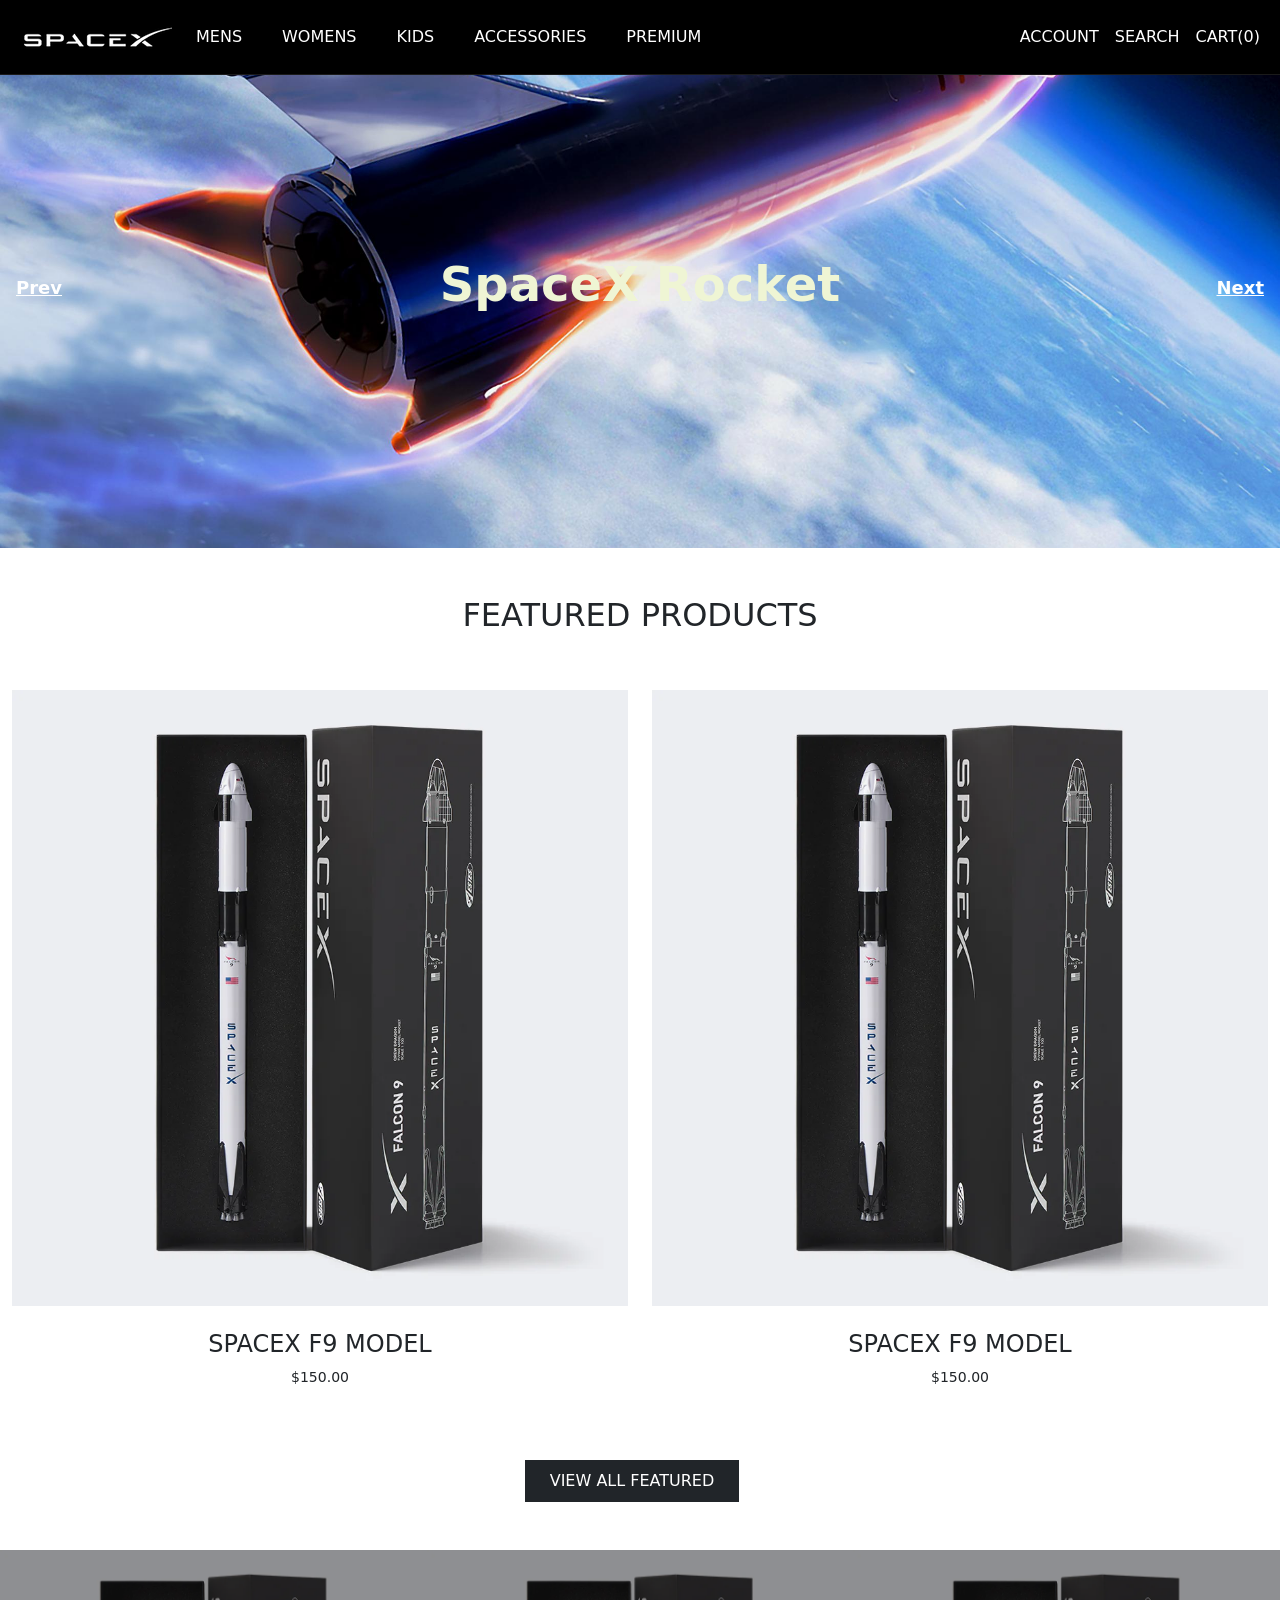
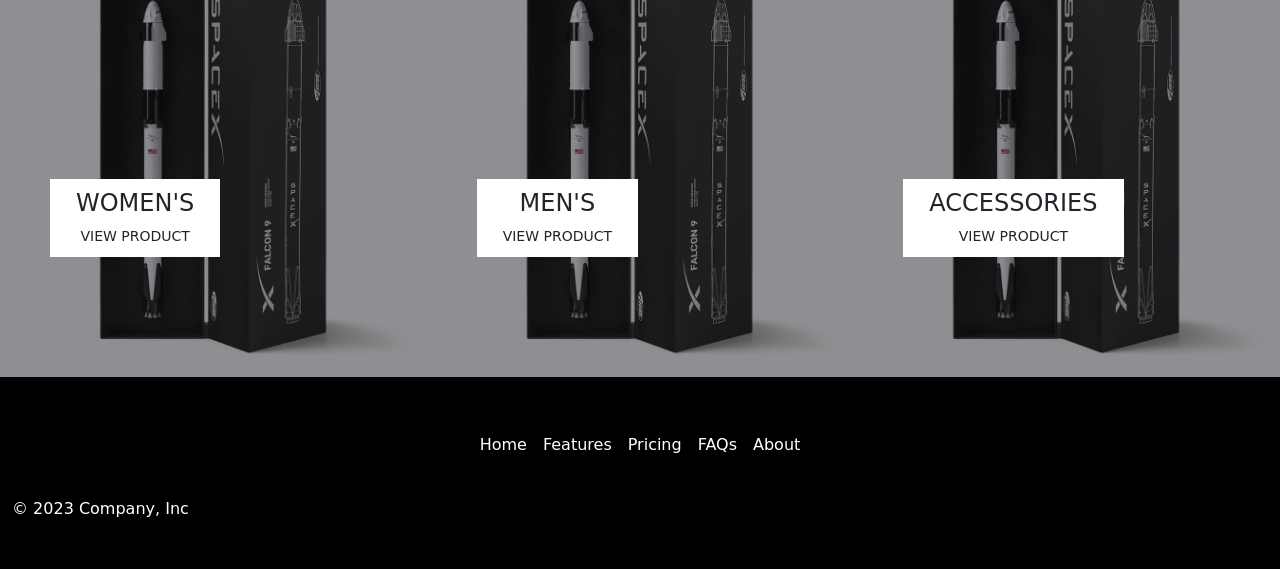
<file: index.html>
<!DOCTYPE html>
<html lang="en" data-bs-theme="auto">
  <head>
    <meta charset="utf-8" />
    <meta name="viewport" content="width=device-width, initial-scale=1" />
    <meta name="description" content="" />
    <meta
      name="author"
      content="Mark Otto, Jacob Thornton, and Bootstrap contributors"
    />
    <meta name="generator" content="Hugo 0.111.3" />
    <title>Spacex - Using bootstrap version 5</title>

    <link
      rel="canonical"
      href="https://getbootstrap.com/docs/5.3/examples/carousel/"
    />
<head>
  <meta charset="utf-8">
  <meta name="viewport" content="width=device-width, initial-scale=1">
  <meta name="description" content="">
  <meta name="author" content="Mark Otto, Jacob Thornton, and Bootstrap contributors">
  <meta name="generator" content="Hugo 0.111.3">
  <title>Spacex | Javascript</title>
  <link rel="icon" href="http://203.193.173.125/buildriseshine/favicon.png" />

    <!-- Bootstrap -->
    <link href="assets/dist/css/bootstrap.min.css" rel="stylesheet" />
    <!-- Custom styles for this template -->
    <link href="assets/css/style.css" rel="stylesheet" />
    <link href="assets/css/slider.css" rel="stylesheet" />
  </head>

  <body>
    <!-- Start:Header  -->
    <header data-bs-theme="black">
      <nav
        class="navbar navbar-expand-md navbar-dark fixed-top bg-black border-bottom"
      >
        <div class="container-fluid">
          <a class="navbar-brand" href="index.html">
            <img src="assets/img/spacex-logo.jpg " />
          </a>
          <button
            class="navbar-toggler"
            type="button"
            data-bs-toggle="collapse"
            data-bs-target="#navbarCollapse"
            aria-controls="navbarCollapse"
            aria-expanded="false"
            aria-label="Toggle navigation"
          >
            <span class="navbar-toggler-icon"></span>
          </button>
          <div class="collapse navbar-collapse" id="navbarCollapse">
            <ul class="navbar-nav me-auto mb-2 mb-md-0">
              <li class="nav-item dropdown pe-4">
                <a
                  class="nav-link dropdown-toggle"
                  href="#"
                  id="dropdown01"
                  data-bs-toggle="dropdown"
                  >MENS</a
                >
                <div
                  class="dropdown-menu rounded-0"
                  aria-labelledby="dropdown01"
                >
                  <a class="dropdown-item" href="list.html">Shirts</a>
                  <a class="dropdown-item" href="list.html">Outerwear</a>
                  <a class="dropdown-item" href="list.html">View All</a>
                </div>
              </li>

              <li class="nav-item dropdown pe-4">
                <a
                  class="nav-link dropdown-toggle"
                  href="#"
                  id="dropdown01"
                  data-bs-toggle="dropdown"
                  >WOMENS</a
                >
                <div
                  class="dropdown-menu rounded-0"
                  aria-labelledby="dropdown01"
                >
                  <a class="dropdown-item" href="list.html">Shirts</a>
                  <a class="dropdown-item" href="list.html">Outerwear</a>
                  <a class="dropdown-item" href="list.html">View All</a>
                </div>
              </li>

              <li class="nav-item dropdown pe-4">
                <a
                  class="nav-link dropdown-toggle"
                  href="#"
                  id="dropdown01"
                  data-bs-toggle="dropdown"
                  >KIDS</a
                >
                <div
                  class="dropdown-menu rounded-0"
                  aria-labelledby="dropdown01"
                >
                  <a class="dropdown-item" href="list.html">Shirts</a>
                  <a class="dropdown-item" href="list.html">Outerwear</a>
                  <a class="dropdown-item" href="list.html">View All</a>
                </div>
              </li>

              <li class="nav-item dropdown pe-4">
                <a
                  class="nav-link dropdown-toggle"
                  href="#"
                  id="dropdown01"
                  data-bs-toggle="dropdown"
                  >ACCESSORIES</a
                >
                <div
                  class="dropdown-menu rounded-0"
                  aria-labelledby="dropdown01"
                >
                  <a class="dropdown-item" href="list.html">View All</a>
                </div>
              </li>
              <li class="nav-item dropdown pe-4">
                <a
                  class="nav-link dropdown-toggle"
                  href="#"
                  id="dropdown01"
                  data-bs-toggle="dropdown"
                  >PREMIUM</a
                >
                <div
                  class="dropdown-menu rounded-0"
                  aria-labelledby="dropdown01"
                >
                  <a class="dropdown-item" href="list.html">View All</a>
                </div>
              </li>
            </ul>
            <ul class="navbar-nav ms-auto mb-2 mb-md-0">
              <li class="nav-item">
                <a
                  class="nav-link text-uppercase"
                  aria-current="page"
                  href="signup.html"
                  >Account</a
                >
              </li>
              <li class="nav-item">
                <a class="nav-link text-uppercase" href="#">Search</a>
              </li>
              <li class="nav-item text-uppercase">
                <a id="cartCount" class="nav-link" href="cart.html"></a>
              </li>
            </ul>
          </div>
        </div>
      </nav>
    </header>
    <!-- End:Header  -->

    <main>
      <!-- Start:Hero Section -->
      <div class="slidercontainer">
        <div class="showSlide fadeimg">
          <img src="assets/img/banners/banner-1.jpg" class="img-fluid" />
          <div class="overlay"></div>
          <p class="content display-5">SpaceX Rocket</p>
        </div>
        <div class="showSlide fadeimg">
          <img src="assets/img/banners/banner-2.jpg" class="img-fluid" />
          <div class="overlay"></div>
          <p class="content display-5">SpaceX Travel</p>
        </div>

        <div class="showSlide fadeimg">
          <img src="assets/img/banners/banner-3.jpg" class="img-fluid" />
          <div class="overlay"></div>
          <p class="content display-5">Start of New Era</p>
        </div>
        <div class="showSlide fadeimg">
          <img src="assets/img/banners/banner-4.jpg" class="img-fluid" />
          <div class="overlay"></div>
          <p class="content display-5">Rocket Factory</p>
        </div>
        <!-- Navigation arrows -->
        <a class="left" id="prevSlide">Prev</a>
        <a class="right" id="nextSlide">Next</a>
      </div>

      <!-- Start:Featured Product -->
      <div class="container-fluid text-center">
        <div class="row">
          <div class="col-md-12">
            <h2 class="py-5">FEATURED PRODUCTS</h2>
          </div>
        </div>
        <div class="row">
          <div class="col-md-6">
            <div class="featureContent">
              <div class="featuredHoveredImg">
                <img
                  src="assets/img/product-nonhover.jpg"
                  class="nonHoveredImage img-fluid"
                />
                <img
                  src="assets/img/product-hover.jpg"
                  class="hoveredImage img-fluid"
                />
              </div>
              <div class="py-4">
                <h4>SPACEX F9 MODEL</h4>
                <p>$150.00</p>
              </div>
            </div>
          </div>
          <div class="col-md-6">
            <div class="featureContent">
              <div class="featuredHoveredImg">
                <img
                  src="assets/img/product-nonhover.jpg"
                  class="nonHoveredImage img-fluid"
                />
                <img
                  src="assets/img/product-hover.jpg"
                  class="hoveredImage img-fluid"
                />
              </div>
              <div class="py-4">
                <h4>SPACEX F9 MODEL</h4>
                <p>$150.00</p>
              </div>
            </div>
          </div>
        </div>
        <div class="row py-5">
          <div class="col-md-12">
            <button
              type="button"
              class="btn btn-dark btn-lg px-4 me-sm-3 rounded-0 btn-featured"
            >
              VIEW ALL FEATURED
            </button>
          </div>
        </div>
      </div>
      <div class="container-fluid text-center px-0">
        <div class="d-md-flex">
          <div class="col-md-4">
            <div class="featureContent position-relative featureContentDarkbg">
              <div class="featuredHoveredImg">
                <img
                  src="assets/img/product-nonhover.jpg"
                  class="nonHoveredImage img-fluid"
                />
                <img
                  src="assets/img/product-hover.jpg"
                  class="hoveredImage img-fluid"
                />
                <a
                  class="categoriesButton btn btn-lg btn-white rounded-0 px-4"
                  href=""
                >
                  <h4>WOMEN'S</h4>
                  <p>VIEW PRODUCT</p>
                </a>
              </div>
            </div>
          </div>
          <div class="col-md-4">
            <div class="featureContent position-relative featureContentDarkbg">
              <div class="featuredHoveredImg">
                <img
                  src="assets/img/product-nonhover.jpg"
                  class="nonHoveredImage img-fluid"
                />
                <img
                  src="assets/img/product-hover.jpg"
                  class="hoveredImage img-fluid"
                />
                <a
                  class="categoriesButton btn btn-lg btn-white rounded-0 px-4"
                  href=""
                >
                  <h4>MEN'S</h4>
                  <p>VIEW PRODUCT</p>
                </a>
              </div>
            </div>
          </div>
          <div class="col-md-4">
            <div class="featureContent position-relative featureContentDarkbg">
              <div class="featuredHoveredImg">
                <img
                  src="assets/img/product-nonhover.jpg"
                  class="nonHoveredImage img-fluid"
                />
                <img
                  src="assets/img/product-hover.jpg"
                  class="hoveredImage img-fluid"
                />
                <a
                  class="categoriesButton btn btn-lg btn-white rounded-0 px-4"
                  href=""
                >
                  <h4>ACCESSORIES</h4>
                  <p>VIEW PRODUCT</p>
                </a>
              </div>
            </div>
          </div>
        </div>
      </div>

      <!-- Start:Footer-->
      <footer class="bg-black py-5">
        <div class="container-fluid">
          <ul class="nav justify-content-center pb-3 mb-3">
            <li class="nav-item"><a href="#" class="nav-link px-2">Home</a></li>
            <li class="nav-item">
              <a href="#" class="nav-link px-2">Features</a>
            </li>
            <li class="nav-item">
              <a href="#" class="nav-link px-2">Pricing</a>
            </li>
            <li class="nav-item"><a href="#" class="nav-link px-2">FAQs</a></li>
            <li class="nav-item">
              <a href="#" class="nav-link px-2">About</a>
            </li>
          </ul>
          <p class="text-body-primary text-center text-md-start">
            &copy; 2023 Company, Inc
          </p>
        </div>
      </footer>
      <!-- End:Recently Viewed -->
    </main>

    <!-- Start:Bootstrap Js-->
    <script src="assets/dist/js/bootstrap.bundle.min.js"></script>
    <script src="assets/js/cartcount.js"></script>
    <script src="assets/js/slider.js"></script>
  </body>
</html>
</file>
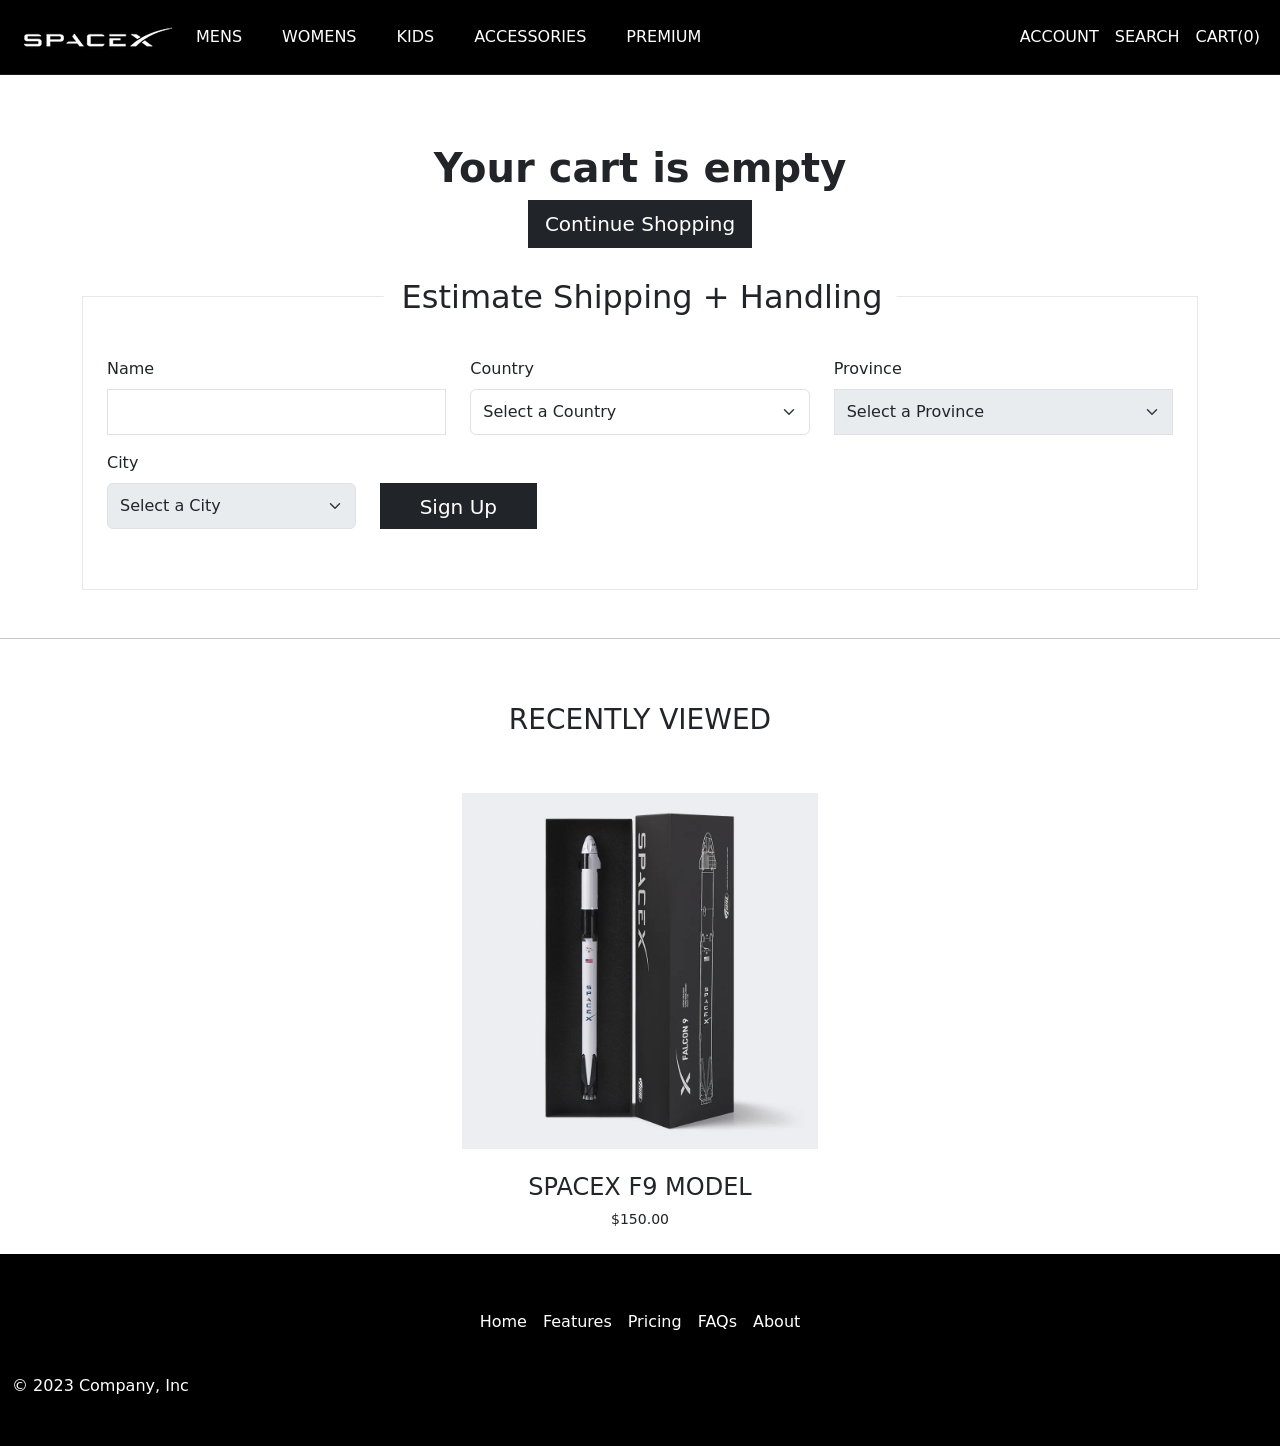
<file: cart.html>
<!DOCTYPE html>
<html lang="en" data-bs-theme="auto">
  <head>
    <meta charset="utf-8" />
    <meta name="viewport" content="width=device-width, initial-scale=1" />
    <meta name="description" content="" />
    <meta
      name="author"
      content="Mark Otto, Jacob Thornton, and Bootstrap contributors"
    />
    <meta name="generator" content="Hugo 0.111.3" />
    <title>Spacex | Javascript</title>
    <link rel="icon" href="http://203.193.173.125/buildriseshine/favicon.png" />

    <link
      rel="canonical"
      href="https://getbootstrap.com/docs/5.3/examples/carousel/"
    />

    <!-- Bootstrap -->
    <link href="assets/dist/css/bootstrap.min.css" rel="stylesheet" />
    <!-- Custom styles for this template -->
    <link href="assets/css/style.css" rel="stylesheet" />
  </head>

  <body>
    <!-- Start:Header  -->

    <header data-bs-theme="black">
      <nav
        class="navbar navbar-expand-md navbar-dark fixed-top bg-black border-bottom"
      >
        <div class="container-fluid">
          <a class="navbar-brand" href="index.html">
            <img src="assets/img/spacex-logo.jpg " />
          </a>
          <button
            class="navbar-toggler"
            type="button"
            data-bs-toggle="collapse"
            data-bs-target="#navbarCollapse"
            aria-controls="navbarCollapse"
            aria-expanded="false"
            aria-label="Toggle navigation"
          >
            <span class="navbar-toggler-icon"></span>
          </button>
          <div class="collapse navbar-collapse" id="navbarCollapse">
            <ul class="navbar-nav me-auto mb-2 mb-md-0">
              <li class="nav-item dropdown pe-4">
                <a
                  class="nav-link dropdown-toggle"
                  href="list.html"
                  id="dropdown01"
                  data-bs-toggle="dropdown"
                  >MENS</a
                >
                <div
                  class="dropdown-menu rounded-0"
                  aria-labelledby="dropdown01"
                >
                  <a class="dropdown-item" href="list.html">Shirts</a>
                  <a class="dropdown-item" href="list.html">Outerwear</a>
                  <a class="dropdown-item" href="list.html">View All</a>
                </div>
              </li>

              <li class="nav-item dropdown pe-4">
                <a
                  class="nav-link dropdown-toggle"
                  href="list.html"
                  id="dropdown01"
                  data-bs-toggle="dropdown"
                  >WOMENS</a
                >
                <div
                  class="dropdown-menu rounded-0"
                  aria-labelledby="dropdown01"
                >
                  <a class="dropdown-item" href="list.html">Shirts</a>
                  <a class="dropdown-item" href="list.html">Outerwear</a>
                  <a class="dropdown-item" href="list.html">View All</a>
                </div>
              </li>

              <li class="nav-item dropdown pe-4">
                <a
                  class="nav-link dropdown-toggle"
                  href="list.html"
                  id="dropdown01"
                  data-bs-toggle="dropdown"
                  >KIDS</a
                >
                <div
                  class="dropdown-menu rounded-0"
                  aria-labelledby="dropdown01"
                >
                  <a class="dropdown-item" href="list.html">Shirts</a>
                  <a class="dropdown-item" href="list.html">Outerwear</a>
                  <a class="dropdown-item" href="list.html">View All</a>
                </div>
              </li>

              <li class="nav-item dropdown pe-4">
                <a
                  class="nav-link dropdown-toggle"
                  href="list.html"
                  id="dropdown01"
                  data-bs-toggle="dropdown"
                  >ACCESSORIES</a
                >
                <div
                  class="dropdown-menu rounded-0"
                  aria-labelledby="dropdown01"
                >
                  <a class="dropdown-item" href="list.html">View All</a>
                </div>
              </li>
              <li class="nav-item dropdown pe-4">
                <a
                  class="nav-link dropdown-toggle"
                  href="list.html"
                  id="dropdown01"
                  data-bs-toggle="dropdown"
                  >PREMIUM</a
                >
                <div
                  class="dropdown-menu rounded-0"
                  aria-labelledby="dropdown01"
                >
                  <a class="dropdown-item" href="list.html">View All</a>
                </div>
              </li>
            </ul>
            <ul class="navbar-nav ms-auto mb-2 mb-md-0">
              <li class="nav-item">
                <a class="nav-link text-uppercase" aria-current="page" href="signup.html"
                  >Account</a
                >
              </li>
              <li class="nav-item">
                <a class="nav-link text-uppercase" href="#">Search</a>
              </li>
              <li class="nav-item text-uppercase">
                <a id="cartCount" class="nav-link" href="cart.html"></a>
              </li>
            </ul>
          </div>
        </div>
      </nav>
    </header>
    <!-- End:Header  -->

    <main>
      <!-- Cart Section -->
      <div class="container text-center pt-5 mt-5 mb-md-5">
        <!-- Start:Cart List -->
        <div id="cart-container" class="row align-items-center">
          <div class="col-md-12">
            <div class="col-sm-12 col-md-12">
              <table class="table text-md-start">
                <tbody id="cartTableBody"></tbody>
              </table>

              <div>
                <p class="border-0"></p>
                <div class="text-end border-0 pt-4" colspan="2">
                  <h5>Total</h5>
                  <h5 class="sub-total fw-bold"></h5>
                  <p>Shipping & taxes calculated at checkout</p>
                </div>
              </div>

              <div class="border-0 pt-5 pb-5 d-flex flex-row-reverse">
                <button
                  id="checkoutBtn"
                  type="button"
                  class="btn btn-dark btn-lg rounded-0 btn-block w-10"
                >
                  Checkout <span class="fa fa-play"></span>
                </button>
              </div>
            </div>
          </div>
        </div>

        <!-- Start:Cart List -->
        <!-- Start:Estimator -->
        <div class="row">
          <div class="col-md-12">
            <div class="Panel">
              <h2 class="Panel__Title Heading u-h2 ShippingEstimator__Title">
                Estimate Shipping + Handling
              </h2>

              <div class="row text-start">
                <div class="col-md-4 mb-3">
                  <label for="username" class="form-label">Name</label>
                  <input
                    type="text"
                    class="form-control rounded-0"
                    id="username"
                    autocomplete="off"
                  />
                </div>
                <div class="col-md-4">
                  <label for="inputCity" class="form-label">Country</label>
                  <select
                    id="countries"
                    class="form-select"
                    aria-label="countries"
                  >
                    <option value="" disabled selected>Select a Country</option>
                  </select>
                </div>
                <div class="col-md-4">
                  <label for="province" class="form-label">Province</label>
                  <select id="province" class="form-select rounded-0" disabled>
                    <option value="" disabled selected>
                      Select a Province
                    </option>
                  </select>
                </div>
                <div class="col-md-3">
                  <label for="city" class="form-label">City</label>
                  <select
                    id="city"
                    class="form-select"
                    aria-label="city"
                    disabled
                  >
                    <option value="" disabled selected>Select a City</option>
                  </select>
                </div>

                <div class="col-2">
                  <label>&nbsp;</label>
                  <button
                    id="signup"
                    type="submit"
                    class="btn btn-dark btn-lg rounded-0 btn-block w-100 mt-2"
                  >
                    Sign Up
                  </button>
                </div>
              </div>
            </div>
          </div>
        </div>
        <!-- End:Recently Viewed -->
      </div>

      <hr />

      <!-- Start:Recently Viewed -->
      <div class="container text-center">
        <div class="row py-5">
          <div class="col-md-12">
            <h3>RECENTLY VIEWED</h3>
          </div>
        </div>
        <div class="row justify-content-center">
          <div class="col-md-4">
            <div class="featureContent position-relative">
              <div class="featuredHoveredImg">
                <img src="assets/img/product-nonhover.jpg" class="img-fluid" />
              </div>
              <div class="py-4">
                <h4>SPACEX F9 MODEL</h4>
                <p>$150.00</p>
              </div>
            </div>
          </div>
        </div>
      </div>
      <!-- End:Recently Viewed -->

      <!-- FOOTER -->

      <footer class="bg-black py-5">
        <div class="container-fluid">
          <ul class="nav justify-content-center pb-3 mb-3">
            <li class="nav-item"><a href="#" class="nav-link px-2">Home</a></li>
            <li class="nav-item">
              <a href="#" class="nav-link px-2">Features</a>
            </li>
            <li class="nav-item">
              <a href="#" class="nav-link px-2">Pricing</a>
            </li>
            <li class="nav-item"><a href="#" class="nav-link px-2">FAQs</a></li>
            <li class="nav-item">
              <a href="#" class="nav-link px-2">About</a>
            </li>
          </ul>
          <p class="text-body-primary text-center text-md-start">
            &copy; 2023 Company, Inc
          </p>
        </div>
      </footer>
    </main>

    <!-- Jquery -->
    <script src="https://cdnjs.cloudflare.com/ajax/libs/jquery/3.1.0/jquery.min.js"></script>

    <!-- Bootstrap Bundle Js -->
    <script src="assets/dist/js/bootstrap.bundle.min.js"></script>

    <!--Cart logic script  -->
    <script src="assets/js/cart.js"></script>
    <!-- Plus minu for range selector -->
    <script>
      $(document).ready(function () {
        $(".minus").click(function () {
          var $input = $(this).parent().find("input");
          var count = parseInt($input.val()) - 1;
          count = count < 1 ? 1 : count;
          $input.val(count);
          $input.change();
          return false;
        });
        $(".plus").click(function () {
          var $input = $(this).parent().find("input");
          $input.val(parseInt($input.val()) + 1);
          $input.change();
          return false;
        });
      });
    </script>
  </body>
</html>
</file>
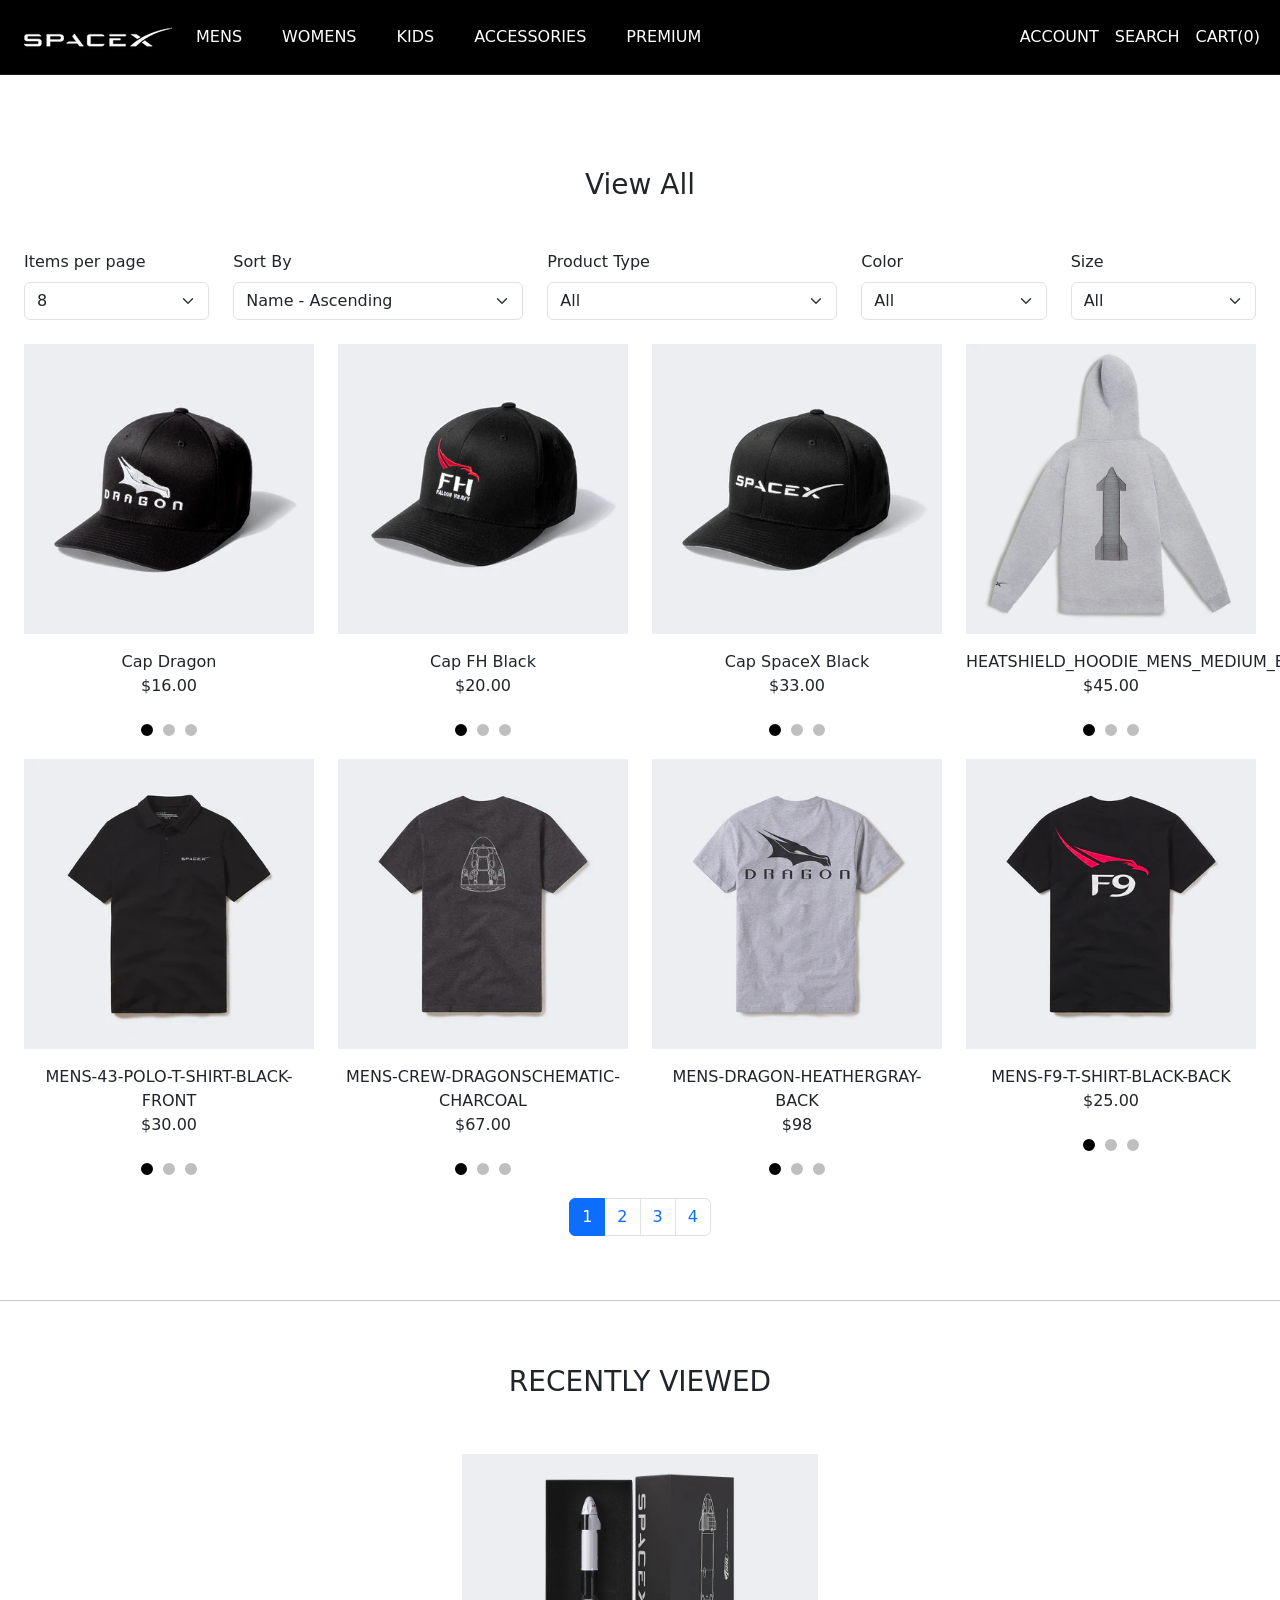
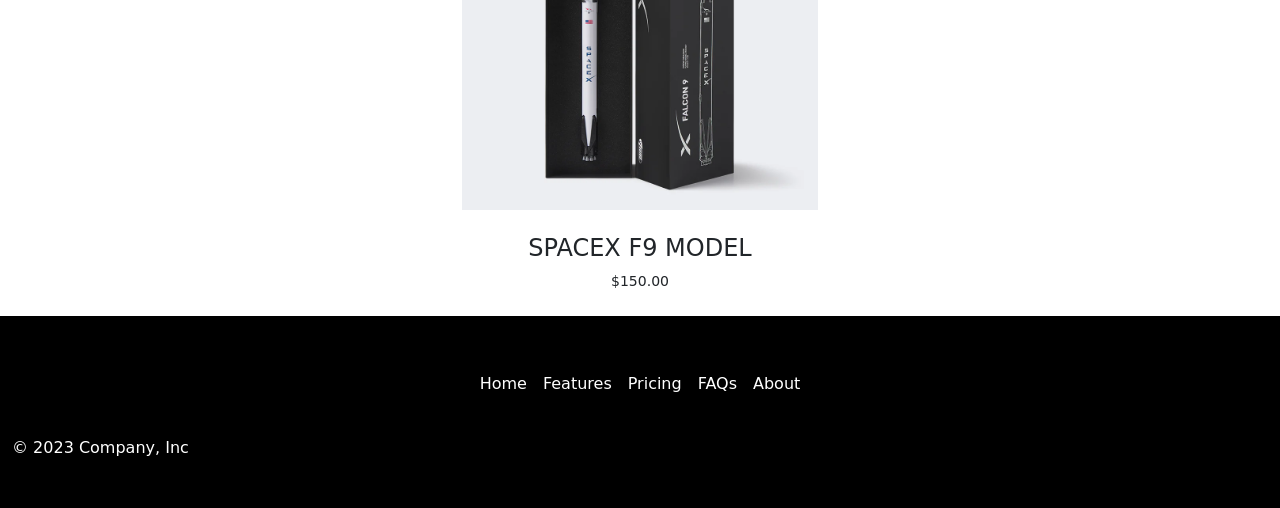
<file: list.html>
<!DOCTYPE html>
<html lang="en" data-bs-theme="auto">
  <head>
    <meta charset="utf-8" />
    <meta name="viewport" content="width=device-width, initial-scale=1" />
    <meta name="description" content="" />
    <meta
      name="author"
      content="Mark Otto, Jacob Thornton, and Bootstrap contributors"
    />
    <meta name="generator" content="Hugo 0.111.3" />
    <title>Spacex | Javascript</title>
    <link rel="icon" href="http://203.193.173.125/buildriseshine/favicon.png" />

    <link
      rel="canonical"
      href="https://getbootstrap.com/docs/5.3/examples/carousel/"
    />

    <!-- Bootstrap -->
    <link href="assets/dist/css/bootstrap.min.css" rel="stylesheet" />
    <!-- Custom styles for this template -->
    <link href="assets/css/style.css" rel="stylesheet" />
  </head>

  <body>
    <!-- Start:Header  -->

    <header data-bs-theme="black">
      <nav
        class="navbar navbar-expand-md navbar-dark fixed-top bg-black border-bottom"
      >
        <div class="container-fluid">
          <a class="navbar-brand" href="index.html">
            <img src="assets/img/spacex-logo.jpg " />
          </a>
          <button
            class="navbar-toggler"
            type="button"
            data-bs-toggle="collapse"
            data-bs-target="#navbarCollapse"
            aria-controls="navbarCollapse"
            aria-expanded="false"
            aria-label="Toggle navigation"
          >
            <span class="navbar-toggler-icon"></span>
          </button>
          <div class="collapse navbar-collapse" id="navbarCollapse">
            <ul class="navbar-nav me-auto mb-2 mb-md-0">
              <li class="nav-item dropdown pe-4">
                <a
                  class="nav-link dropdown-toggle"
                  href="#"
                  id="dropdown01"
                  data-bs-toggle="dropdown"
                  >MENS</a
                >
                <div
                  class="dropdown-menu rounded-0"
                  aria-labelledby="dropdown01"
                >
                  <a class="dropdown-item" href="list.html">Shirts</a>
                  <a class="dropdown-item" href="list.html">Outerwear</a>
                  <a class="dropdown-item" href="list.html">View All</a>
                </div>
              </li>

              <li class="nav-item dropdown pe-4">
                <a
                  class="nav-link dropdown-toggle"
                  href="list.html"
                  id="dropdown01"
                  data-bs-toggle="dropdown"
                  >WOMENS</a
                >
                <div
                  class="dropdown-menu rounded-0"
                  aria-labelledby="dropdown01"
                >
                  <a class="dropdown-item" href="list.html">Shirts</a>
                  <a class="dropdown-item" href="list.html">Outerwear</a>
                  <a class="dropdown-item" href="list.html">View All</a>
                </div>
              </li>

              <li class="nav-item dropdown pe-4">
                <a
                  class="nav-link dropdown-toggle"
                  href="list.html"
                  id="dropdown01"
                  data-bs-toggle="dropdown"
                  >KIDS</a
                >
                <div
                  class="dropdown-menu rounded-0"
                  aria-labelledby="dropdown01"
                >
                  <a class="dropdown-item" href="list.html">Shirts</a>
                  <a class="dropdown-item" href="list.html">Outerwear</a>
                  <a class="dropdown-item" href="list.html">View All</a>
                </div>
              </li>

              <li class="nav-item dropdown pe-4">
                <a
                  class="nav-link dropdown-toggle"
                  href="list.html"
                  id="dropdown01"
                  data-bs-toggle="dropdown"
                  >ACCESSORIES</a
                >
                <div
                  class="dropdown-menu rounded-0"
                  aria-labelledby="dropdown01"
                >
                  <a class="dropdown-item" href="list.html">View All</a>
                </div>
              </li>
              <li class="nav-item dropdown pe-4">
                <a
                  class="nav-link dropdown-toggle"
                  href="list.html"
                  id="dropdown01"
                  data-bs-toggle="dropdown"
                  >PREMIUM</a
                >
                <div
                  class="dropdown-menu rounded-0"
                  aria-labelledby="dropdown01"
                >
                  <a class="dropdown-item" href="list.html">View All</a>
                </div>
              </li>
            </ul>
            <ul class="navbar-nav ms-auto mb-2 mb-md-0">
              <li class="nav-item">
                <a
                  class="nav-link text-uppercase"
                  aria-current="page"
                  href="signup.html"
                  >Account</a
                >
              </li>
              <li class="nav-item">
                <a class="nav-link text-uppercase" href="#">Search</a>
              </li>
              <li class="nav-item text-uppercase">
                <a id="cartCount" class="nav-link" href="cart.html"></a>
              </li>
            </ul>
          </div>
        </div>
      </nav>
    </header>
    <!-- End:Header  -->

    <main>
      <!-- Hero Section -->

      <!-- Content Section -->
      <div class="container-fluid text-center pt-5 mt-5 mb-md-5">
        <div class="row align-items-center">
          <div class="col-md-12">
            <!-- Page Content -->
            <div class="container-fluid">
              <h3 class="fw-medium text-center mt-4 mb-5">View All</h3>
              <div class="form-group mb-2">
                <div class="row mb-4">
                  <div class="col-md-2 text-start">
                    <label class="mb-2" for="items-per-page"
                      >Items per page</label
                    >
                    <select
                      id="items-per-page"
                      class="form-select"
                      aria-label="items per page"
                    >
                      <option value="8" selected>8</option>
                      <option value="16">16</option>
                      <option value="24">24</option>
                    </select>
                  </div>
                  <div class="col-md-3 text-start">
                    <label class="mb-2" for="sort-by">Sort By</label>
                    <select
                      id="sort-by"
                      class="form-select"
                      aria-label="sort-by"
                    >
                      <option value="name-asc" selected>
                        Name - Ascending
                      </option>
                      <option value="name-desc">Name - Descending</option>
                      <option value="price-asc">Price - Ascending</option>
                      <option value="price-desc">Price - Descending</option>
                    </select>
                  </div>
                  <div class="col-md-3 text-start">
                    <label class="mb-2" for="product-type">Product Type</label>
                    <select
                      id="product-type"
                      class="form-select"
                      aria-label="product-type"
                    >
                      <option value="all" selected>All</option>
                      <option value="tshirt">T-Shirt</option>
                      <option value="hat">Hat</option>
                      <option value="poster">Stickers</option>
                      <option value="journal">Journal</option>
                      <option value="bottle">Bottle</option>
                      <option value="chain">Chain</option>
                      <option value="cup">Cup</option>
                    </select>
                  </div>
                  <div class="col-md-2 text-start">
                    <label class="mb-2" for="product-color">Color</label>
                    <select
                      id="product-color"
                      class="form-select"
                      aria-label="product-color"
                    >
                      <option value="all" selected>All</option>
                      <option value="black">Black</option>
                      <option value="brown">Brown</option>
                      <option value="white">White</option>
                      <option value="grey">Grey</option>
                    </select>
                  </div>
                  <div class="col-md-2 text-start">
                    <label class="mb-2" for="product-size">Size</label>
                    <select
                      id="product-size"
                      class="form-select"
                      aria-label="product-size"
                    ></select>
                  </div>
                  <div id="no-products" class="mt-5">No Products</div>
                </div>
              </div>

              <div
                id="product-list"
                class="row text-center text-lg-start"
              ></div>
              <nav aria-label="Page navigation example">
                <ul
                  id="pagination"
                  class="pagination justify-content-center"
                ></ul>
              </nav>
            </div>
          </div>
        </div>
      </div>
      <hr />
      <div class="container text-center">
        <div class="row py-5">
          <div class="col-md-12">
            <h3>RECENTLY VIEWED</h3>
          </div>
        </div>
        <div class="row justify-content-center">
          <div class="col-md-4">
            <div class="featureContent position-relative">
              <div class="featuredHoveredImg">
                <img src="assets/img/product-nonhover.jpg" class="img-fluid" />
              </div>
              <div class="py-4">
                <h4>SPACEX F9 MODEL</h4>
                <p>$150.00</p>
              </div>
            </div>
          </div>
        </div>
      </div>

      <!-- FOOTER -->

      <footer class="bg-black py-5">
        <div class="container-fluid">
          <ul class="nav justify-content-center pb-3 mb-3">
            <li class="nav-item"><a href="#" class="nav-link px-2">Home</a></li>
            <li class="nav-item">
              <a href="#" class="nav-link px-2">Features</a>
            </li>
            <li class="nav-item">
              <a href="#" class="nav-link px-2">Pricing</a>
            </li>
            <li class="nav-item"><a href="#" class="nav-link px-2">FAQs</a></li>
            <li class="nav-item">
              <a href="#" class="nav-link px-2">About</a>
            </li>
          </ul>
          <p class="text-body-primary text-center text-md-start">
            &copy; 2023 Company, Inc
          </p>
        </div>
      </footer>
    </main>

    <!-- Jquery -->
    <script src="https://cdnjs.cloudflare.com/ajax/libs/jquery/3.1.0/jquery.min.js"></script>

    <!-- Bootstrap Bundle Js -->
    <script src="assets/dist/js/bootstrap.bundle.min.js"></script>
    <script src="assets/js/cartcount.js"></script>
    <script src="assets/js/pagination.js"></script>
    <!-- Plus minu for range selector -->
    <script>
      $(document).ready(function () {
        $(".minus").click(function () {
          var $input = $(this).parent().find("input");
          var count = parseInt($input.val()) - 1;
          count = count < 1 ? 1 : count;
          $input.val(count);
          $input.change();
          return false;
        });
        $(".plus").click(function () {
          var $input = $(this).parent().find("input");
          $input.val(parseInt($input.val()) + 1);
          $input.change();
          return false;
        });
      });
    </script>
  </body>
</html>
</file>
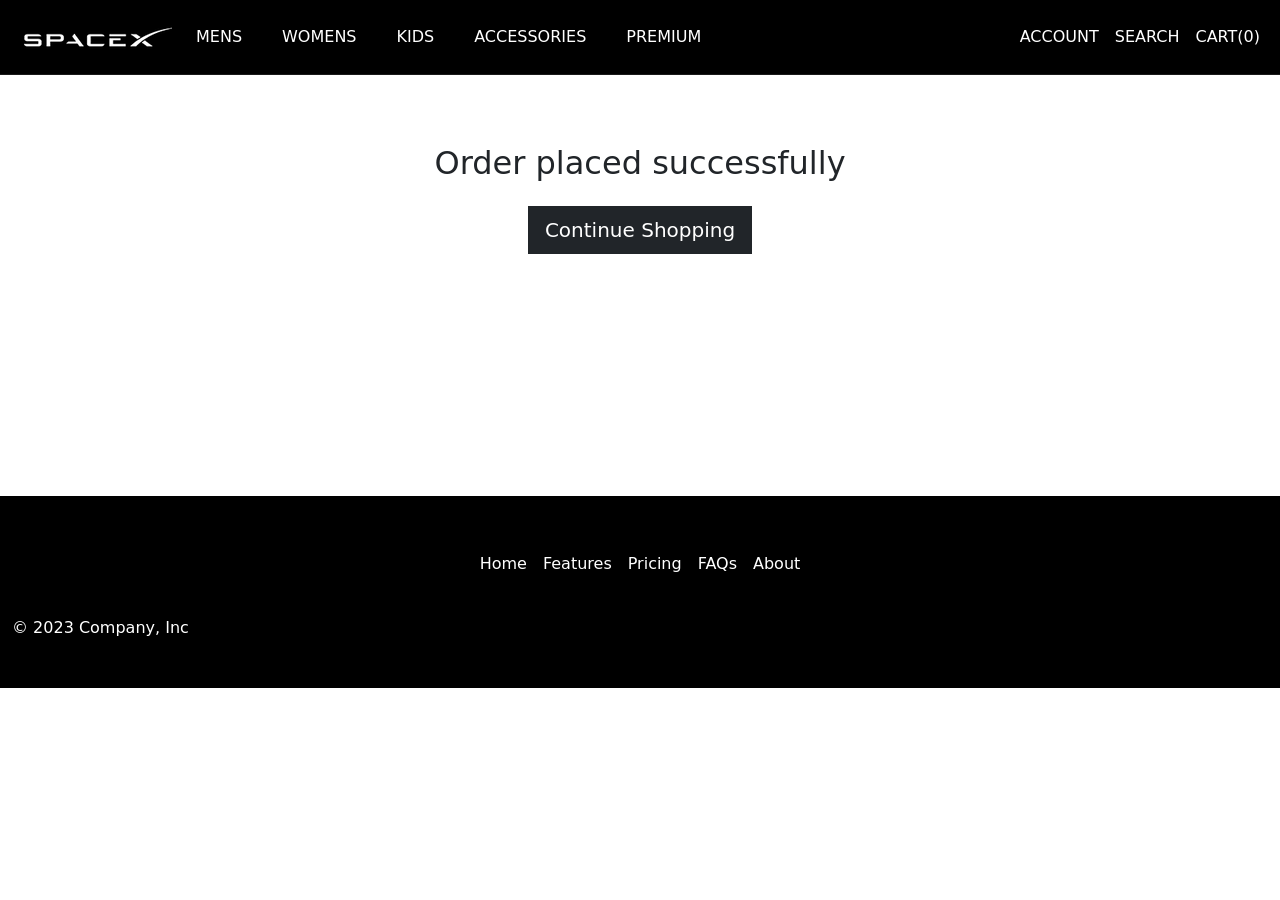
<file: order-success.html>
<!DOCTYPE html>
<html lang="en" data-bs-theme="auto">
  <head>
    <meta charset="utf-8" />
    <meta name="viewport" content="width=device-width, initial-scale=1" />
    <meta name="description" content="" />
    <meta
      name="author"
      content="Mark Otto, Jacob Thornton, and Bootstrap contributors"
    />
    <meta name="generator" content="Hugo 0.111.3" />
    <title>Spacex | Javascript</title>
    <link rel="icon" href="http://203.193.173.125/buildriseshine/favicon.png" />

    <link
      rel="canonical"
      href="https://getbootstrap.com/docs/5.3/examples/carousel/"
    />

    <!-- Bootstrap -->
    <link href="assets/dist/css/bootstrap.min.css" rel="stylesheet" />
    <!-- Custom styles for this template -->
    <link href="assets/css/style.css" rel="stylesheet" />
  </head>

  <body>
    <!-- Start:Header  -->

    <header data-bs-theme="black">
      <nav
        class="navbar navbar-expand-md navbar-dark fixed-top bg-black border-bottom"
      >
        <div class="container-fluid">
          <a class="navbar-brand" href="index.html">
            <img src="assets/img/spacex-logo.jpg " />
          </a>
          <button
            class="navbar-toggler"
            type="button"
            data-bs-toggle="collapse"
            data-bs-target="#navbarCollapse"
            aria-controls="navbarCollapse"
            aria-expanded="false"
            aria-label="Toggle navigation"
          >
            <span class="navbar-toggler-icon"></span>
          </button>
          <div class="collapse navbar-collapse" id="navbarCollapse">
            <ul class="navbar-nav me-auto mb-2 mb-md-0">
              <li class="nav-item dropdown pe-4">
                <a
                  class="nav-link dropdown-toggle"
                  href="list.html"
                  id="dropdown01"
                  data-bs-toggle="dropdown"
                  >MENS</a
                >
                <div
                  class="dropdown-menu rounded-0"
                  aria-labelledby="dropdown01"
                >
                  <a class="dropdown-item" href="list.html">Shirts</a>
                  <a class="dropdown-item" href="list.html">Outerwear</a>
                  <a class="dropdown-item" href="list.html">View All</a>
                </div>
              </li>

              <li class="nav-item dropdown pe-4">
                <a
                  class="nav-link dropdown-toggle"
                  href="list.html"
                  id="dropdown01"
                  data-bs-toggle="dropdown"
                  >WOMENS</a
                >
                <div
                  class="dropdown-menu rounded-0"
                  aria-labelledby="dropdown01"
                >
                  <a class="dropdown-item" href="list.html">Shirts</a>
                  <a class="dropdown-item" href="list.html">Outerwear</a>
                  <a class="dropdown-item" href="list.html">View All</a>
                </div>
              </li>

              <li class="nav-item dropdown pe-4">
                <a
                  class="nav-link dropdown-toggle"
                  href="list.html"
                  id="dropdown01"
                  data-bs-toggle="dropdown"
                  >KIDS</a
                >
                <div
                  class="dropdown-menu rounded-0"
                  aria-labelledby="dropdown01"
                >
                  <a class="dropdown-item" href="list.html">Shirts</a>
                  <a class="dropdown-item" href="list.html">Outerwear</a>
                  <a class="dropdown-item" href="list.html">View All</a>
                </div>
              </li>

              <li class="nav-item dropdown pe-4">
                <a
                  class="nav-link dropdown-toggle"
                  href="list.html"
                  id="dropdown01"
                  data-bs-toggle="dropdown"
                  >ACCESSORIES</a
                >
                <div
                  class="dropdown-menu rounded-0"
                  aria-labelledby="dropdown01"
                >
                  <a class="dropdown-item" href="list.html">View All</a>
                </div>
              </li>
              <li class="nav-item dropdown pe-4">
                <a
                  class="nav-link dropdown-toggle"
                  href="list.html"
                  id="dropdown01"
                  data-bs-toggle="dropdown"
                  >PREMIUM</a
                >
                <div
                  class="dropdown-menu rounded-0"
                  aria-labelledby="dropdown01"
                >
                  <a class="dropdown-item" href="list.html">View All</a>
                </div>
              </li>
            </ul>
            <ul class="navbar-nav ms-auto mb-2 mb-md-0">
              <li class="nav-item">
                <a class="nav-link text-uppercase" aria-current="page" href="signup.html"
                  >Account</a
                >
              </li>
              <li class="nav-item">
                <a class="nav-link text-uppercase" href="#">Search</a>
              </li>
              <li class="nav-item text-uppercase">
                <a id="cartCount" class="nav-link" href="cart.html"></a>
              </li>
            </ul>
          </div>
        </div>
      </nav>
    </header>
    <!-- End:Header  -->

    <main>
   <div class="container mt-5 pt-5 text-center" style="height: 400px">
    <div class="row">
        <h2 class="disaplay-4">Order placed successfully</h2>
        <div class="mt-3">
          <a href='list.html' class='btn btn-dark btn-lg rounded-0 btn-block'>Continue Shopping</a>
        </div>
    </div>
   </div>

      <!-- FOOTER -->

      <footer class="bg-black py-5">
        <div class="container-fluid">
          <ul class="nav justify-content-center pb-3 mb-3">
            <li class="nav-item"><a href="#" class="nav-link px-2">Home</a></li>
            <li class="nav-item">
              <a href="#" class="nav-link px-2">Features</a>
            </li>
            <li class="nav-item">
              <a href="#" class="nav-link px-2">Pricing</a>
            </li>
            <li class="nav-item"><a href="#" class="nav-link px-2">FAQs</a></li>
            <li class="nav-item">
              <a href="#" class="nav-link px-2">About</a>
            </li>
          </ul>
          <p class="text-body-primary text-center text-md-start">
            &copy; 2023 Company, Inc
          </p>
        </div>
      </footer>
    </main>

    <!-- Jquery -->
    <script src="https://cdnjs.cloudflare.com/ajax/libs/jquery/3.1.0/jquery.min.js"></script>

    <!-- Bootstrap Bundle Js -->
    <script src="assets/dist/js/bootstrap.bundle.min.js"></script>

    <!--Cart logic script  -->
    <script src="assets/js/cartcount.js"></script>
    <script src="assets/js/order-success.js"></script>

    <!-- Plus minu for range selector -->
    <script>
      $(document).ready(function () {
        $(".minus").click(function () {
          var $input = $(this).parent().find("input");
          var count = parseInt($input.val()) - 1;
          count = count < 1 ? 1 : count;
          $input.val(count);
          $input.change();
          return false;
        });
        $(".plus").click(function () {
          var $input = $(this).parent().find("input");
          $input.val(parseInt($input.val()) + 1);
          $input.change();
          return false;
        });
      });
    </script>
  </body>
</html>
</file>
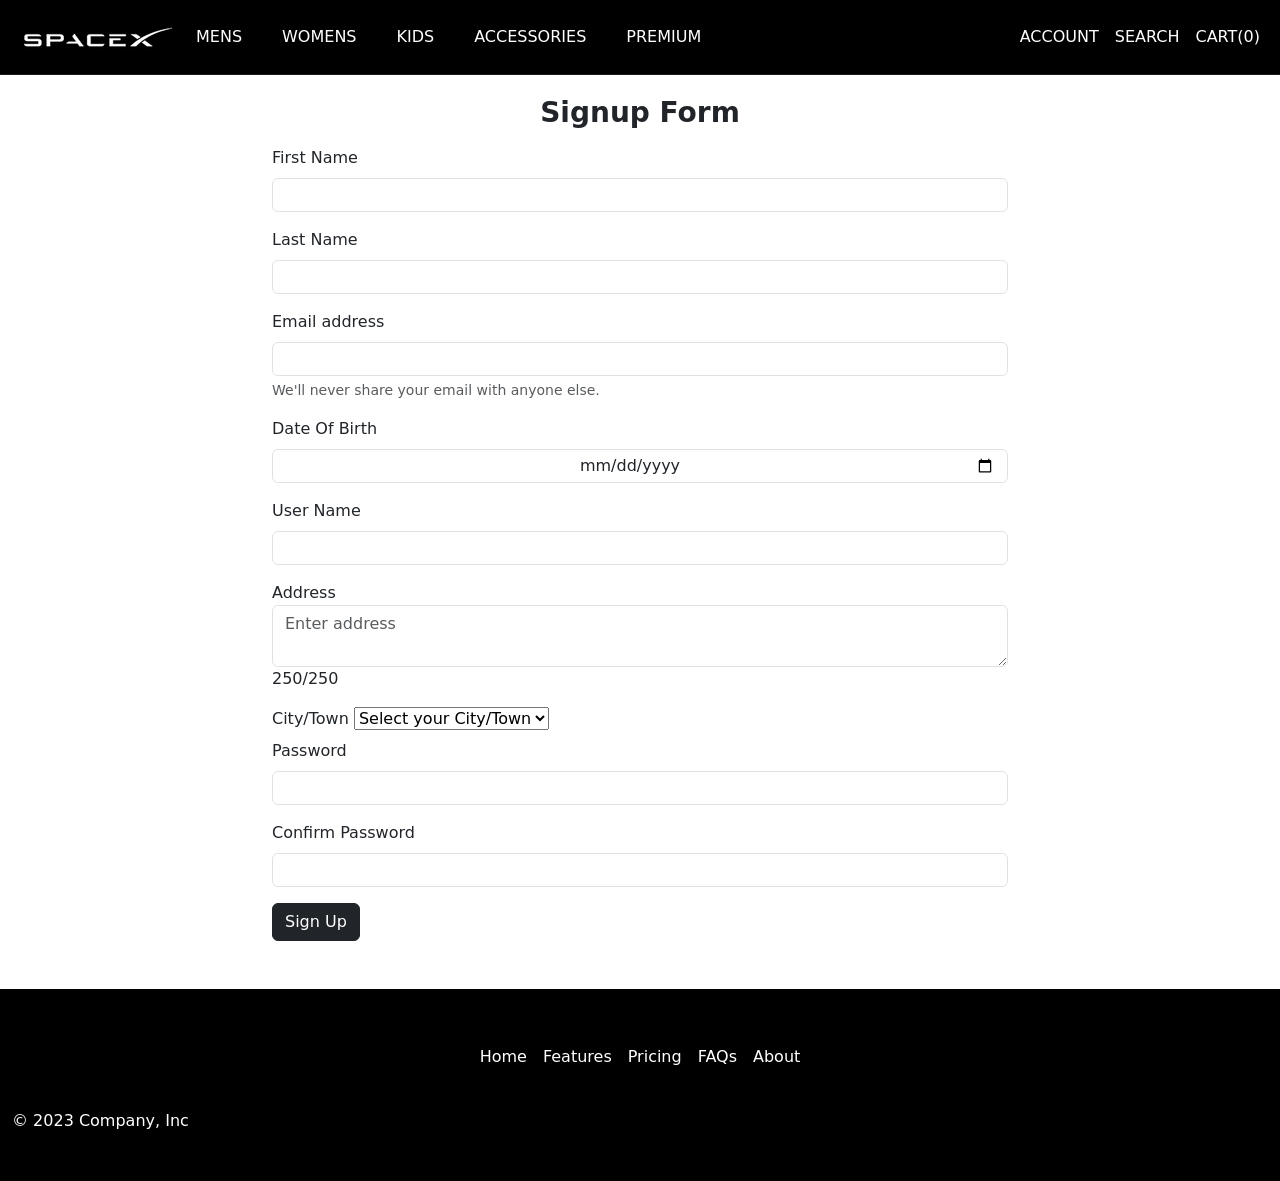
<file: signup.html>
<!DOCTYPE html>
<html lang="en" data-bs-theme="auto">

<head>
  <meta charset="utf-8" />
  <meta name="viewport" content="width=device-width, initial-scale=1" />
  <meta name="description" content="" />
  <meta name="author" content="Mark Otto, Jacob Thornton, and Bootstrap contributors" />
  <meta name="generator" content="Hugo 0.111.3" />
  <title>Spacex | Javascript</title>
  <link rel="icon" href="http://203.193.173.125/buildriseshine/favicon.png" />

  <link rel="canonical" href="https://getbootstrap.com/docs/5.3/examples/carousel/" />

  <!-- Bootstrap -->
  <link href="assets/dist/css/bootstrap.min.css" rel="stylesheet" />
  <!-- Custom styles for this template -->
  <link href="assets/css/style.css" rel="stylesheet" />
  <link rel="stylesheet" href="assets/css/checkout-progress.css" />
</head>

<body>
  <!-- Start:Header  -->

  <header data-bs-theme="black">
    <nav class="navbar navbar-expand-md navbar-dark fixed-top bg-black border-bottom">
      <div class="container-fluid">
        <a class="navbar-brand" href="index.html">
          <img src="assets/img/spacex-logo.jpg " />
        </a>
        <button class="navbar-toggler" type="button" data-bs-toggle="collapse" data-bs-target="#navbarCollapse"
          aria-controls="navbarCollapse" aria-expanded="false" aria-label="Toggle navigation">
          <span class="navbar-toggler-icon"></span>
        </button>
        <div class="collapse navbar-collapse" id="navbarCollapse">
          <ul class="navbar-nav me-auto mb-2 mb-md-0">
            <li class="nav-item dropdown pe-4">
              <a class="nav-link dropdown-toggle" href="list.html" id="dropdown01" data-bs-toggle="dropdown">MENS</a>
              <div class="dropdown-menu rounded-0" aria-labelledby="dropdown01">
                <a class="dropdown-item" href="list.html">Shirts</a>
                <a class="dropdown-item" href="list.html">Outerwear</a>
                <a class="dropdown-item" href="list.html">View All</a>
              </div>
            </li>

            <li class="nav-item dropdown pe-4">
              <a class="nav-link dropdown-toggle" href="list.html" id="dropdown01" data-bs-toggle="dropdown">WOMENS</a>
              <div class="dropdown-menu rounded-0" aria-labelledby="dropdown01">
                <a class="dropdown-item" href="list.html">Shirts</a>
                <a class="dropdown-item" href="list.html">Outerwear</a>
                <a class="dropdown-item" href="list.html">View All</a>
              </div>
            </li>

            <li class="nav-item dropdown pe-4">
              <a class="nav-link dropdown-toggle" href="list.html" id="dropdown01" data-bs-toggle="dropdown">KIDS</a>
              <div class="dropdown-menu rounded-0" aria-labelledby="dropdown01">
                <a class="dropdown-item" href="list.html">Shirts</a>
                <a class="dropdown-item" href="list.html">Outerwear</a>
                <a class="dropdown-item" href="list.html">View All</a>
              </div>
            </li>

            <li class="nav-item dropdown pe-4">
              <a class="nav-link dropdown-toggle" href="list.html" id="dropdown01"
                data-bs-toggle="dropdown">ACCESSORIES</a>
              <div class="dropdown-menu rounded-0" aria-labelledby="dropdown01">
                <a class="dropdown-item" href="list.html">View All</a>
              </div>
            </li>
            <li class="nav-item dropdown pe-4">
              <a class="nav-link dropdown-toggle" href="list.html" id="dropdown01" data-bs-toggle="dropdown">PREMIUM</a>
              <div class="dropdown-menu rounded-0" aria-labelledby="dropdown01">
                <a class="dropdown-item" href="list.html">View All</a>
              </div>
            </li>
          </ul>
          <ul class="navbar-nav ms-auto mb-2 mb-md-0">
            <li class="nav-item">
              <a class="nav-link text-uppercase" aria-current="page" href="signup.html">Account</a>
            </li>
            <li class="nav-item">
              <a class="nav-link text-uppercase" href="#">Search</a>
            </li>
            <li class="nav-item text-uppercase">
              <a id="cartCount" class="nav-link" href="cart.html"></a>
            </li>
          </ul>
        </div>
      </div>
    </nav>
  </header>
  <!-- End:Header  -->

  <main>
    <!-- Cart Section -->
    <div class="container mt-5 mb-5">
      <div class="row">
        <h3 class="display-5 fs-3 fw-bold mb-3 text-center">Signup Form</h3>
        <form id="signupForm" class="col-md-8 center mx-auto">

          <div class="mb-3">
            <label for="firstname" class="form-label">First Name</label>
            <input type="text" class="form-control" id="firstname" autocomplete="off" required />
            <p class="text-danger d-none">err</p>

          </div>
          <div class="mb-3">
            <label for="lastname" class="form-label">Last Name</label>
            <input type="text" class="form-control" id="lastname" autocomplete="off" required />
          </div>


          <div class="mb-3">
            <label for="useremail" class="form-label">Email address</label>
            <input type="email" class="form-control" id="useremail" aria-describedby="emailHelp" autocomplete="off"
              required />
            <div id="emailHelp" class="form-text">
              We'll never share your email with anyone else.
            </div>
          </div>

          <div class="mb-3">
            <label for="date-of-birth" class="form-label">Date Of Birth</label>
            <input type="date" class="form-control" id="date-of-birth" autocomplete="off" required />
          </div>


          <div class="mb-3">
            <label for="username" class="form-label">User Name</label>
            <input type="text" class="form-control" id="username" autocomplete="off" required />
          </div>

          <div class="mb-3">
            <label for="address">Address</label>
            <textarea class="form-control" placeholder="Enter address" id="address" autocomplete="off"
              required></textarea>
            <div class="fs-6 fw-light" id="charCount"></div>
          </div>

          <div>
            <label for="city" class="form-label">City/Town</label>

            <select id="city" name="city" required>
              <option value="">Select your City/Town</option>
              <option value="Amaravati">Amaravati</option>
              <option value="Anantapur">Anantapur</option>
              <option value="Chittor">Chittor</option>
              <option value="Guntur">Guntur</option>
              <option value="kadapa">Kadapa</option>
              <option value="Kakinada">Kakinada</option>
              <option value="Rajahmundri">Rajahmundri</option>
              <option value="Tirupati">Tirupati</option>
              <option value="Visakhapatnam">Visakhapatnam</option>
              <option value="None">None</option>
            </select>

          </div>

          <div class="mb-3">
            <label for="password" class="form-label">Password</label>
            <input type="password" class="form-control" id="password" required />
          </div>

          <div class="mb-3">
            <label for="confirmpassword" class="form-label">Confirm Password</label>
            <input type="password" class="form-control" id="confirmpassword" required />
          </div>

          <div class="clearfix">

            <button type="submit" class="btn btn-dark">Sign Up</button>
          </div>


        </form>
      </div>
    </div>
    <!-- FOOTER -->
    <footer class="bg-black py-5">
      <div class="container-fluid">
        <ul class="nav justify-content-center pb-3 mb-3">
          <li class="nav-item"><a href="#" class="nav-link px-2">Home</a></li>
          <li class="nav-item">
            <a href="#" class="nav-link px-2">Features</a>
          </li>
          <li class="nav-item">
            <a href="#" class="nav-link px-2">Pricing</a>
          </li>
          <li class="nav-item"><a href="#" class="nav-link px-2">FAQs</a></li>
          <li class="nav-item">
            <a href="#" class="nav-link px-2">About</a>
          </li>
        </ul>
        <p class="text-body-primary text-center text-md-start">
          &copy; 2023 Company, Inc
        </p>
      </div>
    </footer>
  </main>

  <!-- Jquery -->
  <script src="https://cdnjs.cloudflare.com/ajax/libs/jquery/3.1.0/jquery.min.js"></script>

  <script src="assets/dist/js/bootstrap.bundle.min.js"></script>
  <!-- Bootstrap Bundle Js -->

  <script src="assets/js/signup.js"></script>
  <!--Cart logic script  -->
  <script src="assets/js/cartcount.js"></script>
  <!-- Plus minu for range selector -->
  <script>
    $(document).ready(function () {
      $(".minus").click(function () {
        var $input = $(this).parent().find("input");
        var count = parseInt($input.val()) - 1;
        count = count < 1 ? 1 : count;
        $input.val(count);
        $input.change();
        return false;
      });
      $(".plus").click(function () {
        var $input = $(this).parent().find("input");
        $input.val(parseInt($input.val()) + 1);
        $input.change();
        return false;
      });
    });
  </script>
</body>

</html>
</file>
<file: assets/css/style.css>
/* GLOBAL STYLES
-------------------------------------------------- */
/* Padding below the footer and lighter body text */

body {
  padding-top: 3rem;
  color: rgb(var(--bs-tertiary-color-rgb));
}

p {
  margin-bottom: 0;
}

/* Bg Color
-------------------------------------------------- */

.bg-black {
  background-color: #000000;
}

/*  Navlink
------------
*/

.dropdown-toggle::after {
  content: "";
  display: none;
}

.navbar.border-bottom {
  border-color: rgba(255, 255, 255, .1)!important;
}

/* Featured Image
-------------------------------------------------- */
.hoveredImage {
  display: none;
}

.featuredHoveredImg:hover .hoveredImage{
  display: block;
}
.featuredHoveredImg:hover .nonHoveredImage {
  display: none;
}


/* Categories
--------------------------
*/

.categoriesButton {
  position: absolute;
  bottom: 120px;
  display: block;
  background-color: #ffffff;
  left: 50px;
  border: 2px transparent solid;
}

.categoriesButton:hover {
  border: 2px solid #fff;
  color: #fff;
}

.featureContentDarkbg::before {
  content: "";
  position: absolute;
  width: 100%;
  top: 0;
  bottom: 0;
  left: 0;
  right: 0;
  background-color: rgba(0, 0, 0, .4);
}

.youMayLike::before {
  content: "";
  display: none;
}

.featureContent h4 {
  font-size: 24px;
}

.featureContent p {
  font-size: 14px;
}

.btn-featured {
  font-size: 16px;
  font-weight: 400;
}

/* Vertical Scroll Enabled
----------------------------
*/

.carousel {
  overflow: hidden;
}

.carousel-inner, .carousel, .carousel-item, .carousel-container {
  height: 100%;
  width: 100%;
  background-position: center center;
  background-size: cover;
}

span.cursor {cursor:pointer; }

.number {
  width: 150px;
}

.minus, .plus{
  width:35px;
  height:35px;
  line-height: 28px;
  display: inline-block;
  vertical-align: middle;
  text-align: center;
  font-size: 30px;
}
input {
  height:34px;
  width: 60px;
  text-align: center;
  font-size: 26px;
  border:1px solid transparent;
  border-radius:4px;
  display: inline-block;
  vertical-align: middle;
}
  
/*  Cart Page
-----------------------
*/

.media-object {
  width: 120px;
}

.btn-link {
  color: #000000;
  text-transform: uppercase;
}


.table td {
  padding: 30px 0;
}

/*  Carousel
=======================
*/

.carousel-container .carousel-container .carousel-item-prev:not(.carousel-item-end), .active.carousel-item-start {
  transform: translate3d(0, -100%, 0);
  -webkit-transform: translate3d(0, -100%, 0);
  -moz-transform: translate3d(0, -100%, 0);
  -ms-transform: translate3d(0, -100%, 0);
  -o-transform: translate3d(0, -100%, 0);
}

.carousel-container .carousel-item-next:not(.carousel-item-start), .active.carousel-item-end {
  transform: translate3d(0, 100%, 0);
  -webkit-transform: translate3d(0, 100%, 0);
  -ms-transform: translate3d(0, 100%, 0);
  -moz-transform: translate3d(0, 100%, 0);
  -o-transform: translate3d(0, 100%, 0);
}

.carousel-indicators [data-bs-target]::marker {
  content: "";
  display: none;
}

.carousel-container .carousel-indicators {
  top: 0;
  margin: auto;
  height: 20px;
  left: 30px;
  right: auto;
  display: block;
}

.carousel-indicators [data-bs-target] {
  background: none;
  border: 2px solid white;
  border-radius: 12px;
  width: 12px;
  height: 12px;
  margin-bottom: 5px;
}

.carousel-indicators li.active {
  background: white;
}

.carousel-control-next-icon, .carousel-control-prev-icon {
  width: 4rem;
  height: 4rem;
  position: fixed;
  top: 95%;
  left: 50%;
  transform: translate(-50%, -50%) rotate(90deg);
  z-index: -1;
}

.carousel-control-prev-icon {
  top: 5%;
}

.unclickable {
  pointer-events: none;
}

.clickable {
  pointer-events: all;
}

/* Estimator
---------------------
*/

.Panel {
  position: relative;
  border: 1px solid #e7e7e7;
  padding: 60px 24px;
}

.Panel input[type="text"],
.Panel select,
.Panel button {
  height: 46px;
}

.Panel__Title {
  position: absolute;
  top: 0;
  left: 50%;
  margin: 0;
  padding: 0 14px 0 18px;
  transform: translate(-50%,-50%);
  background: white;
  white-space: nowrap;
}

/* Gallery
-------------------
*/

.img-fluid {
  width: 100%;
}

.galleryIndicator {
  position: relative;
}

.galleryIndicator [data-bs-target] {
  background-color:grey;
}

.galleryIndicator li.active {
  background-color: black;
}



/* FOOTER
-------------------------------------------------- */

.bg-black ul li a.nav-link ,
.bg-black p{
  color: #fff;
}

.bg-header {
  background: none;
}




/* rtl:end:remove */


/*  Internal Style Sheet
-------------------------
*/

.bd-placeholder-img {
  font-size: 1.125rem;
  text-anchor: middle;
  -webkit-user-select: none;
  -moz-user-select: none;
  user-select: none;
}

@media (min-width: 768px) {
  .bd-placeholder-img-lg {
    font-size: 3.5rem;
  }
  .bg-header {
    min-height: 550px;
  }
  .bg-header {
    background-image: url(../img/header-bg.jpg);
    background-repeat: no-repeat;
    background-size: cover;
  }
}

.b-example-divider {
  width: 100%;
  height: 3rem;
  background-color: rgba(0, 0, 0, .1);
  border: solid rgba(0, 0, 0, .15);
  border-width: 1px 0;
  box-shadow: inset 0 .5em 1.5em rgba(0, 0, 0, .1), inset 0 .125em .5em rgba(0, 0, 0, .15);
}

.b-example-vr {
  flex-shrink: 0;
  width: 1.5rem;
  height: 100vh;
}

.bi {
  vertical-align: -.125em;
  fill: currentColor;
}

.nav-scroller {
  position: relative;
  z-index: 2;
  height: 2.75rem;
  overflow-y: hidden;
}

.nav-scroller .nav {
  display: flex;
  flex-wrap: nowrap;
  padding-bottom: 1rem;
  margin-top: -1px;
  overflow-x: auto;
  text-align: center;
  white-space: nowrap;
  -webkit-overflow-scrolling: touch;
}

.btn-bd-primary {
  --bd-violet-bg: #712cf9;
  --bd-violet-rgb: 112.520718, 44.062154, 249.437846;
  --bs-btn-font-weight: 600;
  --bs-btn-color: var(--bs-white);
  --bs-btn-bg: var(--bd-violet-bg);
  --bs-btn-border-color: var(--bd-violet-bg);
  --bs-btn-hover-color: var(--bs-white);
  --bs-btn-hover-bg: #6528e0;
  --bs-btn-hover-border-color: #6528e0;
  --bs-btn-focus-shadow-rgb: var(--bd-violet-rgb);
  --bs-btn-active-color: var(--bs-btn-hover-color);
  --bs-btn-active-bg: #5a23c8;
  --bs-btn-active-border-color: #5a23c8;
}
.bd-mode-toggle {
  z-index: 1500;
}

/* RESPONSIVE CSS
-------------------------------------------------- */

@media (min-width: 40em) {
  /* Bump up size of carousel content */
  .carousel-caption p {
    margin-bottom: 1.25rem;
    font-size: 1.25rem;
    line-height: 1.4;
  }

  .featurette-heading {
    font-size: 50px;
  }
}

@media (min-width: 62em) {
  .featurette-heading {
    margin-top: 7rem;
  }
}
</file>
<file: assets/css/slider.css>
.slidercontainer {
  width: 100%;
  height: 100px;
  position: relative;
  margin: auto;
  margin-bottom: 400px;
}
.showSlide {
  display: none;
}
.showSlide img {
  width: 100%;
  height: 500px;
  object-fit: cover;
}

.left,
.right {
  cursor: pointer;
  position: absolute;
  top: 50%;
  width: auto;
  padding: 16px;
  margin-top: -22px;
  color: white;
  font-weight: bold;
  font-size: 18px;
  transition: 0.6s ease;
  border-radius: 0 3px 3px 0;
}
.right {
  right: 0;
  border-radius: 3px 0 0 3px;
}
.left:hover,
.right:hover {
  background-color: rgba(115, 115, 115, 0.8);
}

#prevSlide,
#nextSlide {
  margin-top: 160px;
}
.content {
  margin-top: 190px;
  color: #eff5d4;
  padding: 8px 12px;
  position: absolute;
  top: 10px;
  width: 100%;
  text-align: center;
  font-weight: bold;
}
.active {
  background-color: #717171;
}

/* Fading animation */
.fadeimg {
  -webkit-animation-name: fade;
  -webkit-animation-duration: 1.5s;
  animation-name: fade;
  animation-duration: 1.5s;
}
@-webkit-keyframes fade {
  from {
    opacity: 0.4;
  }
  to {
    opacity: 1;
  }
}

@keyframes fade {
  from {
    opacity: 0.4;
  }
  to {
    opacity: 1;
  }
}
</file>
<file: assets/css/checkout-progress.css>
.progress-container {
    display: flex;
    justify-content: space-between;
    align-items: center;
  }
  
  .step {
    width: 100px;
    height: 40px;
    background-color: #e0e0e0;
    border-radius: 5px;
    display: flex;
    justify-content: center;
    align-items: center;
    font-weight: bold;
    color: #333;
  }
  
  .active {
    background-color: #007bff;
    color: #fff;
  }
  
  .line {
    flex-grow: 1;
    height: 2px;
    background-color: #e0e0e0;
  }
  
  .line.active {
    background-color: #007bff;
  }
</file>
